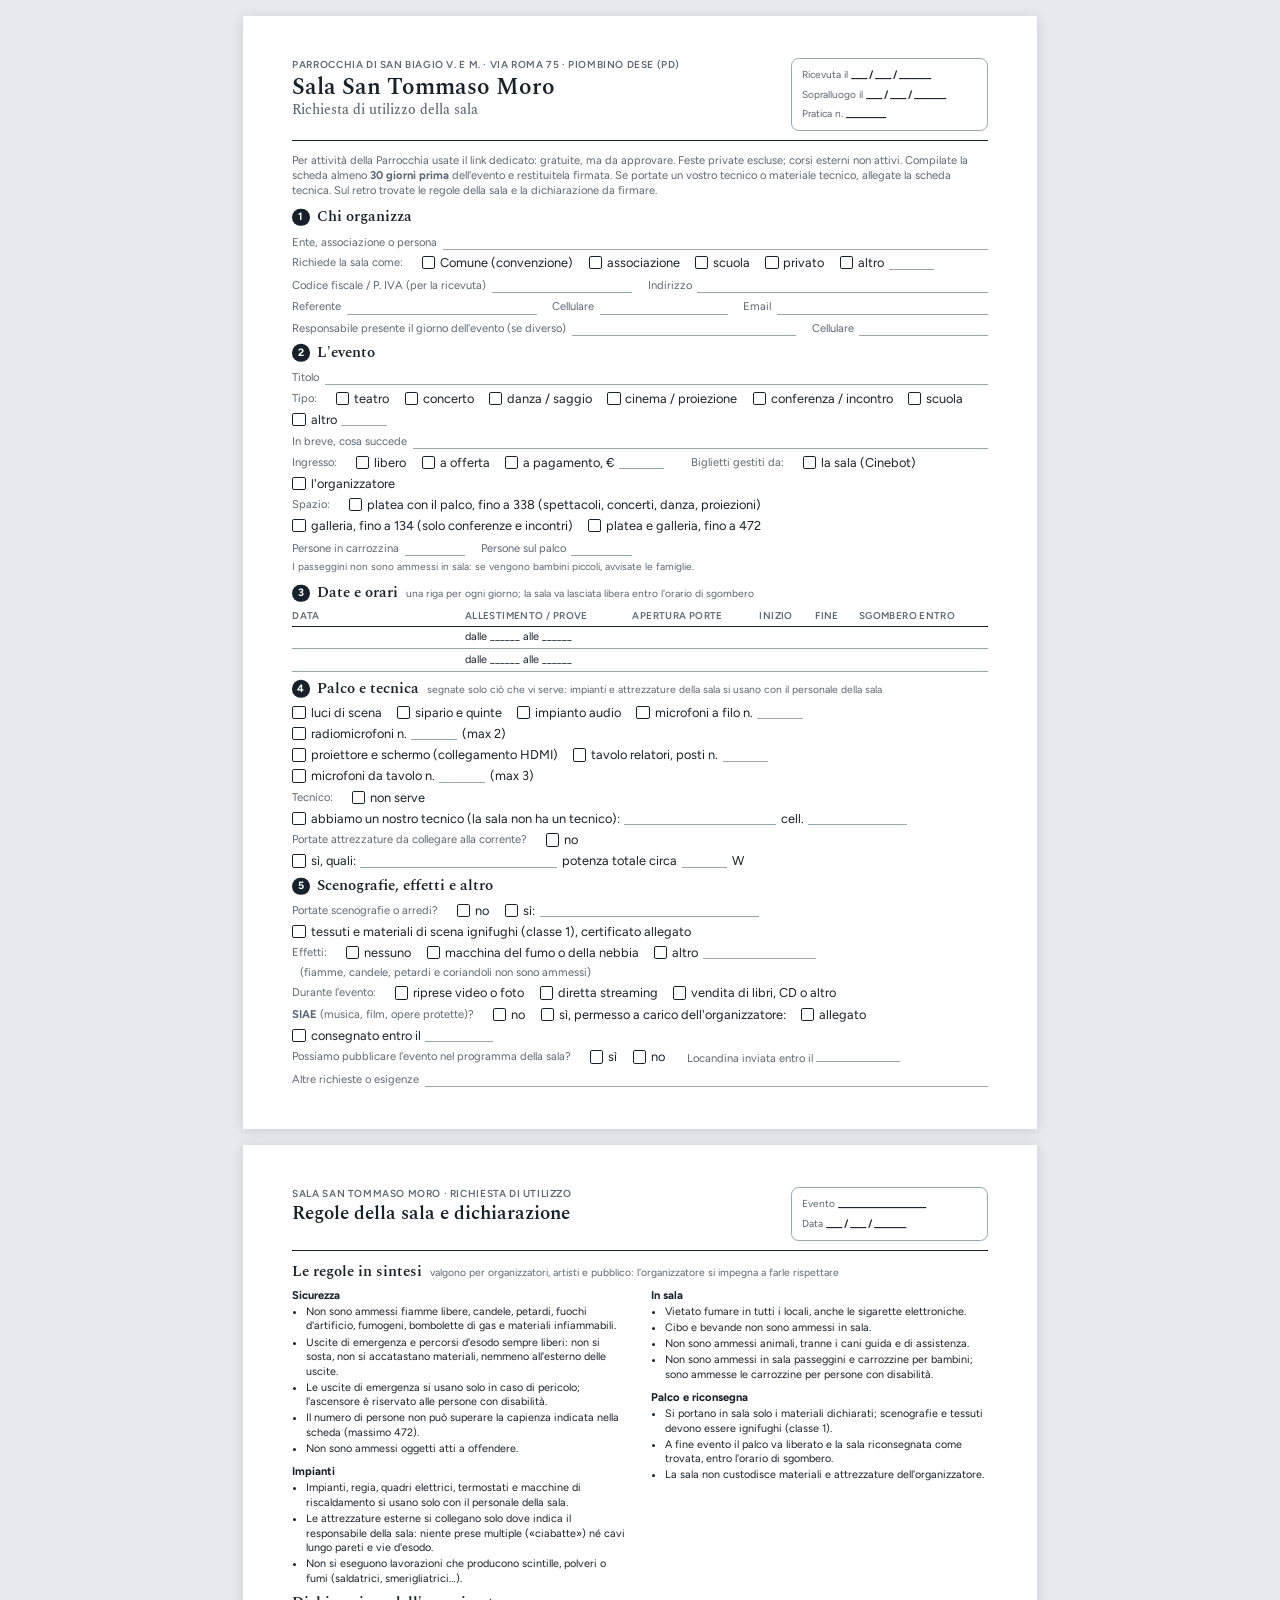
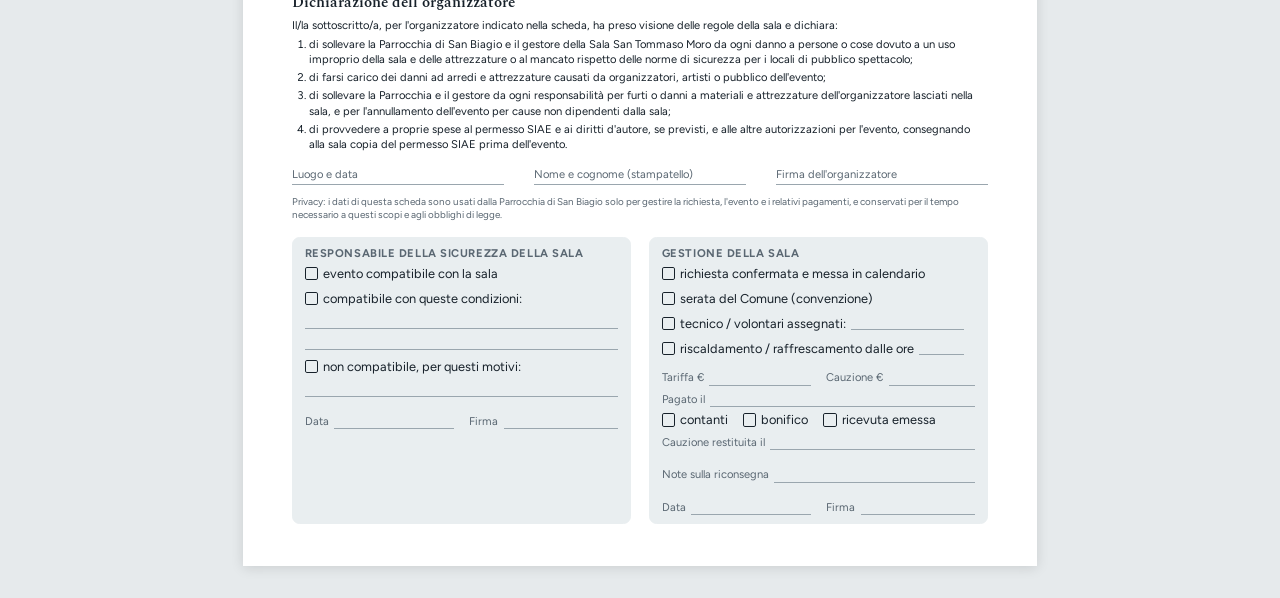
<file: modulo/scheda-manifestazioni.html>
<!doctype html>
<html lang="it">
<head>
<meta charset="utf-8">
<meta name="viewport" content="width=device-width, initial-scale=1">
<title>Richiesta di utilizzo · Sala San Tommaso Moro</title>
<link rel="preconnect" href="https://fonts.googleapis.com">
<link rel="stylesheet" href="https://fonts.googleapis.com/css2?family=Spectral:wght@500;600&family=Figtree:wght@400;600;700&display=swap">
<style>
/* Scheda da stampare su A4, due facciate: domande davanti, regole e firme dietro */
:root {
  --ink: #17212A;
  --muted: #5A6772;
  --line: #9AA6AE;
  --soft: #E9EEF0;
  --accent: #00897C;
  --f-display: "Spectral", Georgia, "Times New Roman", serif;
  --f-body: "Figtree", "Helvetica Neue", Arial, sans-serif;
}
@page { size: A4; margin: 11mm 13mm 11mm 13mm }
* { box-sizing: border-box }
html, body { margin: 0; background: #fff; color: var(--ink) }
body { font-family: var(--f-body); font-size: 9.6pt; line-height: 1.35 }
.foglio { width: 184mm; margin: 0 auto }
@media screen { body { background: #e6eaec; padding: 16px 0 } .foglio { background: #fff; padding: 11mm 13mm; width: 210mm; box-shadow: 0 2px 12px rgba(0,0,0,.12); margin-bottom: 16px } .stampa { display: block } }
@media print { .stampa { display: none } .foglio + .foglio { break-before: page } }
.stampa { display: none; text-align: center; margin: 0 auto 12px; font-size: 11pt }
.stampa button { font: inherit; padding: 8px 16px; border-radius: 8px; border: 0; background: var(--accent); color: #fff; font-weight: 700; cursor: pointer }

header { display: flex; justify-content: space-between; align-items: flex-start; gap: 10mm; border-bottom: 1.2pt solid var(--ink); padding-bottom: 2.5mm; margin-bottom: 3mm }
header .ente { font-size: 7.6pt; letter-spacing: .06em; text-transform: uppercase; color: var(--muted); font-weight: 600 }
header h1 { font-family: var(--f-display); font-weight: 600; font-size: 17pt; margin: 1mm 0 0; line-height: 1.1 }
header h1 span { display: block; font-size: 10.5pt; font-weight: 500; color: var(--muted); margin-top: .5mm }
.prot { border: .8pt solid var(--line); border-radius: 2mm; padding: 1.8mm 2.5mm; font-size: 7.6pt; color: var(--muted); min-width: 52mm; line-height: 1.9 }
.prot b { color: var(--ink) }
.intro { font-size: 8.4pt; color: var(--muted); margin: 0 0 2.5mm }

section { margin-top: 1.8mm; break-inside: avoid }
h2 { font-family: var(--f-display); font-weight: 600; font-size: 11pt; margin: 0 0 1.4mm; display: flex; align-items: baseline; gap: 2mm }
h2 i { font-style: normal; font-family: var(--f-body); font-weight: 700; font-size: 8pt; color: #fff; background: var(--ink); border-radius: 50%; width: 4.6mm; height: 4.6mm; display: inline-grid; place-items: center; flex: none; transform: translateY(-.3mm) }
h2 small { font-family: var(--f-body); font-weight: 400; font-size: 7.8pt; color: var(--muted) }

.row { display: flex; gap: 4mm; align-items: flex-end; margin-top: 1.1mm }
.f { flex: 1; display: flex; align-items: flex-end; gap: 1.5mm; min-width: 0 }
.f label { white-space: nowrap; font-size: 8.4pt; color: var(--muted) }
.f .w { flex: 1; border-bottom: .7pt solid var(--line); height: 4.6mm; min-width: 8mm }
.f.s { flex: 0 0 auto }
.f.s .w { flex: 0 0 auto }

.opts { display: flex; flex-wrap: wrap; gap: 1mm 4mm; margin-top: 1.1mm; align-items: center }
.opts .q { font-size: 8.4pt; color: var(--muted); margin-right: 1mm }
.c { display: inline-flex; align-items: center; gap: 1.3mm; white-space: nowrap }
.c::before { content: ""; width: 3mm; height: 3mm; border: .8pt solid var(--ink); border-radius: .5mm; flex: none }
.opts u, .c u { text-decoration: none; display: inline-block; border-bottom: .7pt solid var(--line); min-width: 12mm; height: 3.6mm }

table { width: 100%; border-collapse: collapse; margin-top: 1.4mm; font-size: 8.2pt }
th { text-align: left; font-weight: 600; color: var(--muted); font-size: 7.4pt; text-transform: uppercase; letter-spacing: .04em; padding: 0 1.5mm 1mm; border-bottom: .8pt solid var(--ink) }
td { border-bottom: .7pt solid var(--line); height: 6mm; padding: 0 1.5mm }
td:first-child, th:first-child { padding-left: 0 }
.cap { font-size: 7.6pt; color: var(--muted); margin-top: 1mm }

.due { display: grid; grid-template-columns: minmax(0, 1fr) minmax(0, 1fr); gap: 5mm }
.due .c { white-space: normal }
.box { border: .8pt solid var(--line); border-radius: 2mm; padding: 2.2mm 3mm }
.box.ris { background: var(--soft); border-color: var(--soft) }
.box h3 { margin: 0 0 1mm; font-size: 8.4pt; text-transform: uppercase; letter-spacing: .05em; color: var(--muted) }

.regole { columns: 2; column-gap: 6mm; font-size: 8.1pt; margin-top: 1.4mm }
.regole div { break-inside: avoid; margin-bottom: 2mm }
.regole b { display: block; font-size: 8.4pt; margin-bottom: .6mm; color: var(--ink) }
.regole ul { margin: 0; padding-left: 3.6mm }
.regole li { margin-bottom: .4mm }
.dich { font-size: 8.4pt }
.dich ol { margin: 1mm 0 0; padding-left: 4.4mm }
.dich li { margin-bottom: .8mm }
.firme { display: flex; gap: 8mm; margin-top: 4mm }
.firme .f { flex-direction: column; align-items: stretch; gap: .6mm }
.firme .f .w { height: 8mm }
.piccolo { font-size: 7.4pt; color: var(--muted); margin-top: 2.5mm }
</style>
</head>
<body>
<p class="stampa"><button type="button" onclick="window.print()">Stampa la scheda</button></p>

<!-- ======================== FACCIATA 1: LA RICHIESTA ======================== -->
<div class="foglio">
  <header>
    <div>
      <div class="ente">Parrocchia di San Biagio V. e M. · via Roma 75 · Piombino Dese (PD)</div>
      <h1>Sala San Tommaso Moro<span>Richiesta di utilizzo della sala</span></h1>
    </div>
    <div class="prot">Ricevuta il <b>____ / ____ / ________</b><br>Sopralluogo il <b>____ / ____ / ________</b><br>Pratica n. <b>__________</b></div>
  </header>
  <p class="intro">Per attività della Parrocchia usate il link dedicato: gratuite, ma da approvare. Feste private escluse; corsi esterni non attivi. Compilate la scheda almeno <b>30 giorni prima</b> dell'evento e restituitela firmata. Se portate un vostro tecnico o materiale tecnico, allegate la scheda tecnica. Sul retro trovate le regole della sala e la dichiarazione da firmare.</p>

  <section>
    <h2><i>1</i>Chi organizza</h2>
    <div class="row"><div class="f"><label>Ente, associazione o persona</label><span class="w"></span></div></div>
    <div class="opts"><span class="q">Richiede la sala come:</span><span class="c">Comune (convenzione)</span><span class="c">associazione</span><span class="c">scuola</span><span class="c">privato</span><span class="c">altro <u></u></span></div>
    <div class="row"><div class="f"><label>Codice fiscale / P. IVA (per la ricevuta)</label><span class="w"></span></div><div class="f"><label>Indirizzo</label><span class="w"></span></div></div>
    <div class="row"><div class="f"><label>Referente</label><span class="w"></span></div><div class="f s"><label>Cellulare</label><span class="w" style="width:34mm"></span></div><div class="f"><label>Email</label><span class="w"></span></div></div>
    <div class="row"><div class="f"><label>Responsabile presente il giorno dell'evento (se diverso)</label><span class="w"></span></div><div class="f s"><label>Cellulare</label><span class="w" style="width:34mm"></span></div></div>
  </section>

  <section>
    <h2><i>2</i>L'evento</h2>
    <div class="row"><div class="f"><label>Titolo</label><span class="w"></span></div></div>
    <div class="opts"><span class="q">Tipo:</span><span class="c">teatro</span><span class="c">concerto</span><span class="c">danza / saggio</span><span class="c">cinema / proiezione</span><span class="c">conferenza / incontro</span><span class="c">scuola</span><span class="c">altro <u></u></span></div>
    <div class="row"><div class="f"><label>In breve, cosa succede</label><span class="w"></span></div></div>
    <div class="opts"><span class="q">Ingresso:</span><span class="c">libero</span><span class="c">a offerta</span><span class="c">a pagamento, € <u></u></span><span class="q" style="margin-left:3mm">Biglietti gestiti da:</span><span class="c">la sala (Cinebot)</span><span class="c">l'organizzatore</span></div>
    <div class="opts"><span class="q">Spazio:</span><span class="c">platea con il palco, fino a 338 (spettacoli, concerti, danza, proiezioni)</span><span class="c">galleria, fino a 134 (solo conferenze e incontri)</span><span class="c">platea e galleria, fino a 472</span></div>
    <div class="row"><div class="f s"><label>Persone in carrozzina</label><span class="w" style="width:16mm"></span></div><div class="f s"><label>Persone sul palco</label><span class="w" style="width:16mm"></span></div></div>
    <p class="cap">I passeggini non sono ammessi in sala: se vengono bambini piccoli, avvisate le famiglie.</p>
  </section>

  <section>
    <h2><i>3</i>Date e orari <small>una riga per ogni giorno; la sala va lasciata libera entro l'orario di sgombero</small></h2>
    <table>
      <thead><tr><th style="width:24%">Data</th><th>Allestimento / prove</th><th>Apertura porte</th><th>Inizio</th><th>Fine</th><th>Sgombero entro</th></tr></thead>
      <tbody><tr><td></td><td>dalle ______ alle ______</td><td></td><td></td><td></td><td></td></tr><tr><td></td><td>dalle ______ alle ______</td><td></td><td></td><td></td><td></td></tr></tbody>
    </table>
  </section>

  <section>
    <h2><i>4</i>Palco e tecnica <small>segnate solo ciò che vi serve: impianti e attrezzature della sala si usano con il personale della sala</small></h2>
    <div class="opts"><span class="c">luci di scena</span><span class="c">sipario e quinte</span><span class="c">impianto audio</span><span class="c">microfoni a filo n. <u></u></span><span class="c">radiomicrofoni n. <u></u> (max 2)</span></div>
    <div class="opts"><span class="c">proiettore e schermo (collegamento HDMI)</span><span class="c">tavolo relatori, posti n. <u></u></span><span class="c">microfoni da tavolo n. <u></u> (max 3)</span></div>
    <div class="opts"><span class="q">Tecnico:</span><span class="c">non serve</span><span class="c">abbiamo un nostro tecnico (la sala non ha un tecnico): <u style="min-width:40mm"></u> cell. <u style="min-width:26mm"></u></span></div>
    <div class="opts"><span class="q">Portate attrezzature da collegare alla corrente?</span><span class="c">no</span><span class="c">sì, quali: <u style="min-width:52mm"></u> potenza totale circa <u></u> W</span></div>
  </section>

  <section>
    <h2><i>5</i>Scenografie, effetti e altro</h2>
    <div class="opts"><span class="q">Portate scenografie o arredi?</span><span class="c">no</span><span class="c">sì: <u style="min-width:58mm"></u></span><span class="c">tessuti e materiali di scena ignifughi (classe 1), certificato allegato</span></div>
    <div class="opts"><span class="q">Effetti:</span><span class="c">nessuno</span><span class="c">macchina del fumo o della nebbia</span><span class="c">altro <u style="min-width:30mm"></u></span><span class="q" style="margin-left:2mm">(fiamme, candele, petardi e coriandoli non sono ammessi)</span></div>
    <div class="opts"><span class="q">Durante l'evento:</span><span class="c">riprese video o foto</span><span class="c">diretta streaming</span><span class="c">vendita di libri, CD o altro</span></div>
    <div class="opts"><span class="q"><b>SIAE</b> (musica, film, opere protette)?</span><span class="c">no</span><span class="c">sì, permesso a carico dell'organizzatore:</span><span class="c">allegato</span><span class="c">consegnato entro il <u style="min-width:18mm"></u></span></div>
    <div class="opts"><span class="q">Possiamo pubblicare l'evento nel programma della sala?</span><span class="c">sì</span><span class="c">no</span><span class="q" style="margin-left:2mm">Locandina inviata entro il <u style="min-width:22mm"></u></span></div>
    <div class="row"><div class="f"><label>Altre richieste o esigenze</label><span class="w"></span></div></div>
  </section>

</div>

<!-- ======================== FACCIATA 2: REGOLE E FIRME ======================== -->
<div class="foglio">
  <header>
    <div>
      <div class="ente">Sala San Tommaso Moro · Richiesta di utilizzo</div>
      <h1 style="font-size:14pt">Regole della sala e dichiarazione</h1>
    </div>
    <div class="prot">Evento <b>______________________</b><br>Data <b>____ / ____ / ________</b></div>
  </header>

  <section>
    <h2>Le regole in sintesi <small>valgono per organizzatori, artisti e pubblico: l'organizzatore si impegna a farle rispettare</small></h2>
    <div class="regole">
      <div><b>Sicurezza</b><ul>
        <li>Non sono ammessi fiamme libere, candele, petardi, fuochi d'artificio, fumogeni, bombolette di gas e materiali infiammabili.</li>
        <li>Uscite di emergenza e percorsi d'esodo sempre liberi: non si sosta, non si accatastano materiali, nemmeno all'esterno delle uscite.</li>
        <li>Le uscite di emergenza si usano solo in caso di pericolo; l'ascensore è riservato alle persone con disabilità.</li>
        <li>Il numero di persone non può superare la capienza indicata nella scheda (massimo 472).</li>
        <li>Non sono ammessi oggetti atti a offendere.</li>
      </ul></div>
      <div><b>Impianti</b><ul>
        <li>Impianti, regia, quadri elettrici, termostati e macchine di riscaldamento si usano solo con il personale della sala.</li>
        <li>Le attrezzature esterne si collegano solo dove indica il responsabile della sala: niente prese multiple («ciabatte») né cavi lungo pareti e vie d'esodo.</li>
        <li>Non si eseguono lavorazioni che producono scintille, polveri o fumi (saldatrici, smerigliatrici…).</li>
      </ul></div>
      <div><b>In sala</b><ul>
        <li>Vietato fumare in tutti i locali, anche le sigarette elettroniche.</li>
        <li>Cibo e bevande non sono ammessi in sala.</li>
        <li>Non sono ammessi animali, tranne i cani guida e di assistenza.</li>
        <li>Non sono ammessi in sala passeggini e carrozzine per bambini; sono ammesse le carrozzine per persone con disabilità.</li>
      </ul></div>
      <div><b>Palco e riconsegna</b><ul>
        <li>Si portano in sala solo i materiali dichiarati; scenografie e tessuti devono essere ignifughi (classe 1).</li>
        <li>A fine evento il palco va liberato e la sala riconsegnata come trovata, entro l'orario di sgombero.</li>
        <li>La sala non custodisce materiali e attrezzature dell'organizzatore.</li>
      </ul></div>
    </div>
  </section>

  <section class="dich">
    <h2>Dichiarazione dell'organizzatore</h2>
    <p style="margin:0">Il/la sottoscritto/a, per l'organizzatore indicato nella scheda, ha preso visione delle regole della sala e dichiara:</p>
    <ol>
      <li>di sollevare la Parrocchia di San Biagio e il gestore della Sala San Tommaso Moro da ogni danno a persone o cose dovuto a un uso improprio della sala e delle attrezzature o al mancato rispetto delle norme di sicurezza per i locali di pubblico spettacolo;</li>
      <li>di farsi carico dei danni ad arredi e attrezzature causati da organizzatori, artisti o pubblico dell'evento;</li>
      <li>di sollevare la Parrocchia e il gestore da ogni responsabilità per furti o danni a materiali e attrezzature dell'organizzatore lasciati nella sala, e per l'annullamento dell'evento per cause non dipendenti dalla sala;</li>
      <li>di provvedere a proprie spese al permesso SIAE e ai diritti d'autore, se previsti, e alle altre autorizzazioni per l'evento, consegnando alla sala copia del permesso SIAE prima dell'evento.</li>
    </ol>
    <div class="firme">
      <div class="f"><label>Luogo e data</label><span class="w"></span></div>
      <div class="f"><label>Nome e cognome (stampatello)</label><span class="w"></span></div>
      <div class="f"><label>Firma dell'organizzatore</label><span class="w"></span></div>
    </div>
    <p class="piccolo">Privacy: i dati di questa scheda sono usati dalla Parrocchia di San Biagio solo per gestire la richiesta, l'evento e i relativi pagamenti, e conservati per il tempo necessario a questi scopi e agli obblighi di legge.</p>
  </section>

  <section class="due" style="margin-top:4mm">
    <div class="box ris">
      <h3>Responsabile della sicurezza della sala</h3>
      <div class="opts" style="flex-direction:column;align-items:flex-start;gap:2mm"><span class="c">evento compatibile con la sala</span><span class="c">compatibile con queste condizioni:</span></div>
      <div class="row"><div class="f"><span class="w"></span></div></div>
      <div class="row"><div class="f"><span class="w"></span></div></div>
      <div class="opts" style="margin-top:2mm"><span class="c">non compatibile, per questi motivi:</span></div>
      <div class="row"><div class="f"><span class="w"></span></div></div>
      <div class="row" style="margin-top:4mm"><div class="f"><label>Data</label><span class="w"></span></div><div class="f"><label>Firma</label><span class="w"></span></div></div>
    </div>
    <div class="box ris">
      <h3>Gestione della sala</h3>
      <div class="opts" style="flex-direction:column;align-items:flex-start;gap:2mm"><span class="c">richiesta confermata e messa in calendario</span><span class="c">serata del Comune (convenzione)</span><span class="c">tecnico / volontari assegnati: <u style="min-width:30mm"></u></span><span class="c">riscaldamento / raffrescamento dalle ore <u></u></span></div>
      <div class="row" style="margin-top:3mm"><div class="f"><label>Tariffa €</label><span class="w"></span></div><div class="f"><label>Cauzione €</label><span class="w"></span></div></div>
      <div class="row"><div class="f"><label>Pagato il</label><span class="w"></span></div></div>
      <div class="opts"><span class="c">contanti</span><span class="c">bonifico</span><span class="c">ricevuta emessa</span></div>
      <div class="row"><div class="f"><label>Cauzione restituita il</label><span class="w"></span></div></div>
      <div class="row" style="margin-top:4mm"><div class="f"><label>Note sulla riconsegna</label><span class="w"></span></div></div>
      <div class="row" style="margin-top:4mm"><div class="f"><label>Data</label><span class="w"></span></div><div class="f"><label>Firma</label><span class="w"></span></div></div>
    </div>
  </section>
</div>
</body>
</html>
</file>
